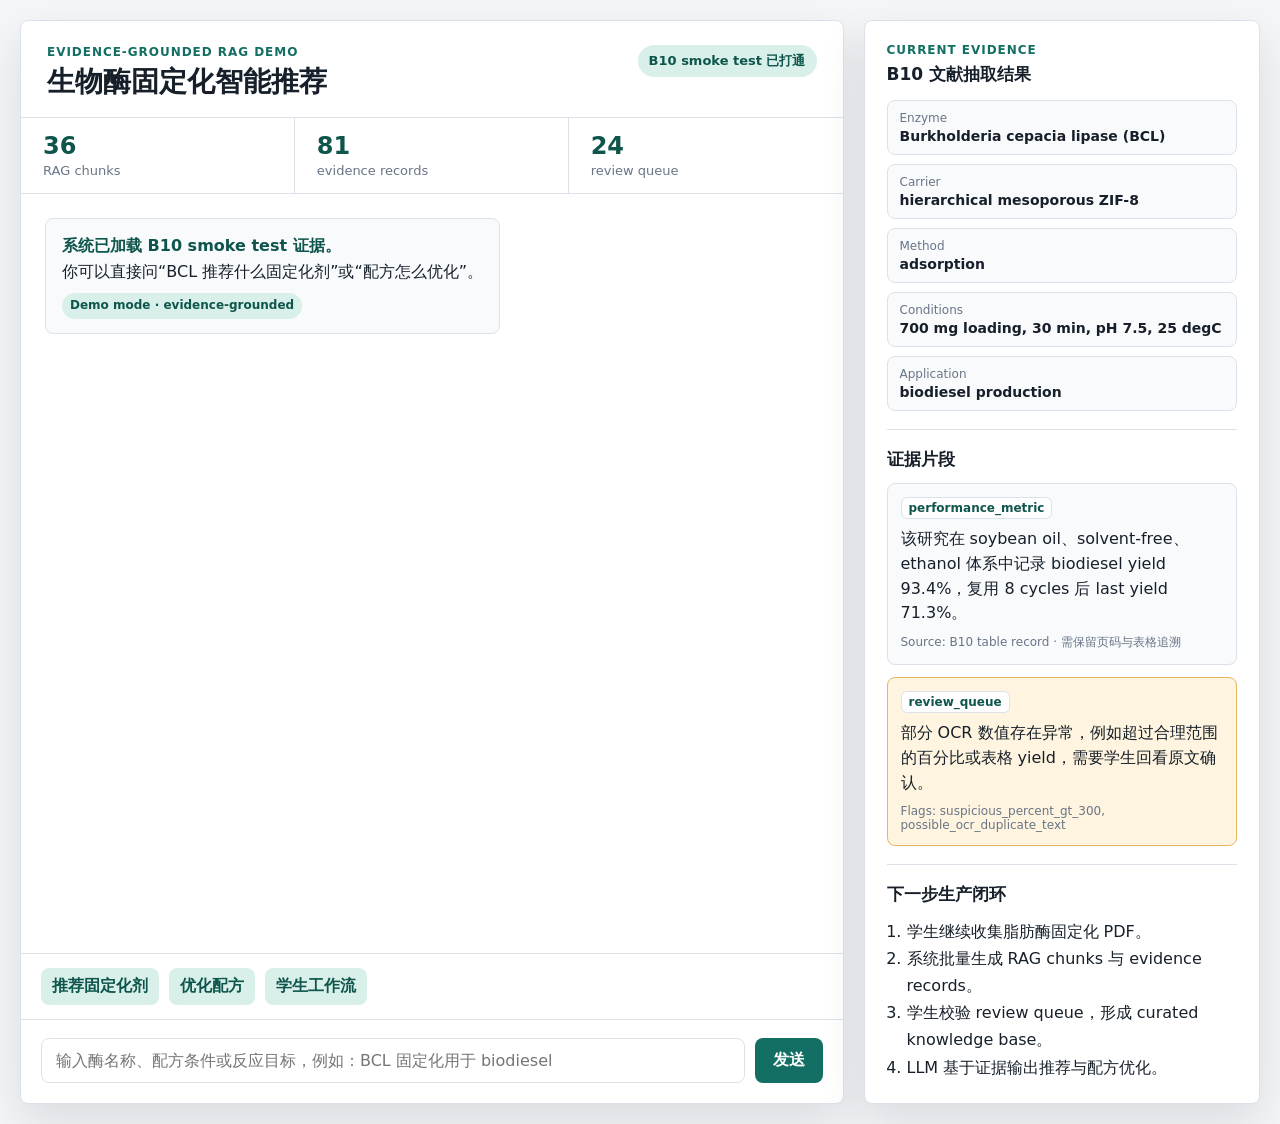
<file: demo/leader_chat/index.html>
<!doctype html>
<html lang="zh-CN">
  <head>
    <meta charset="utf-8" />
    <meta name="viewport" content="width=device-width, initial-scale=1" />
    <title>生物酶固定化推荐 MVP Demo</title>
    <link rel="stylesheet" href="styles.css" />
  </head>
  <body>
    <main class="app-shell">
      <section class="chat-panel">
        <header class="topbar">
          <div>
            <p class="eyebrow">Evidence-grounded RAG Demo</p>
            <h1>生物酶固定化智能推荐</h1>
          </div>
          <span class="status-pill">B10 smoke test 已打通</span>
        </header>

        <div class="summary-grid" aria-label="pipeline stats">
          <div>
            <strong>36</strong>
            <span>RAG chunks</span>
          </div>
          <div>
            <strong>81</strong>
            <span>evidence records</span>
          </div>
          <div>
            <strong>24</strong>
            <span>review queue</span>
          </div>
        </div>

        <section id="messages" class="messages" aria-live="polite"></section>

        <div class="quick-actions">
          <button data-prompt="Burkholderia cepacia lipase 推荐什么固定化剂？">推荐固定化剂</button>
          <button data-prompt="如果我的配方是 pH 7.0，25 摄氏度，想提高 biodiesel yield，怎么优化？">优化配方</button>
          <button data-prompt="学生后续需要在 review queue 里做什么？">学生工作流</button>
        </div>

        <form id="chat-form" class="composer">
          <input
            id="user-input"
            name="message"
            autocomplete="off"
            placeholder="输入酶名称、配方条件或反应目标，例如：BCL 固定化用于 biodiesel"
          />
          <button type="submit">发送</button>
        </form>
      </section>

      <aside class="evidence-panel">
        <section class="panel-section">
          <p class="eyebrow">Current Evidence</p>
          <h2>B10 文献抽取结果</h2>
          <div class="fact-list">
            <div><span>Enzyme</span><strong>Burkholderia cepacia lipase (BCL)</strong></div>
            <div><span>Carrier</span><strong>hierarchical mesoporous ZIF-8</strong></div>
            <div><span>Method</span><strong>adsorption</strong></div>
            <div><span>Conditions</span><strong>700 mg loading, 30 min, pH 7.5, 25 degC</strong></div>
            <div><span>Application</span><strong>biodiesel production</strong></div>
          </div>
        </section>

        <section class="panel-section">
          <h2>证据片段</h2>
          <article class="evidence-card">
            <span class="tag">performance_metric</span>
            <p>该研究在 soybean oil、solvent-free、ethanol 体系中记录 biodiesel yield 93.4%，复用 8 cycles 后 last yield 71.3%。</p>
            <footer>Source: B10 table record · 需保留页码与表格追溯</footer>
          </article>
          <article class="evidence-card warning">
            <span class="tag">review_queue</span>
            <p>部分 OCR 数值存在异常，例如超过合理范围的百分比或表格 yield，需要学生回看原文确认。</p>
            <footer>Flags: suspicious_percent_gt_300, possible_ocr_duplicate_text</footer>
          </article>
        </section>

        <section class="panel-section">
          <h2>下一步生产闭环</h2>
          <ol class="workflow">
            <li>学生继续收集脂肪酶固定化 PDF。</li>
            <li>系统批量生成 RAG chunks 与 evidence records。</li>
            <li>学生校验 review queue，形成 curated knowledge base。</li>
            <li>LLM 基于证据输出推荐与配方优化。</li>
          </ol>
        </section>
      </aside>
    </main>

    <script src="app.js"></script>
  </body>
</html>
</file>
<file: demo/leader_chat/styles.css>
:root {
  color-scheme: light;
  --bg: #f4f6f8;
  --panel: #ffffff;
  --panel-soft: #f8fafc;
  --text: #17202a;
  --muted: #687586;
  --line: #dbe2ea;
  --primary: #136f63;
  --primary-dark: #0e554c;
  --accent: #d9f0ea;
  --warning: #fff4df;
  --warning-line: #e5b65f;
  --shadow: 0 18px 45px rgba(27, 40, 54, 0.12);
  font-family:
    Inter, ui-sans-serif, system-ui, -apple-system, BlinkMacSystemFont, "Segoe UI",
    "PingFang SC", "Hiragino Sans GB", "Microsoft YaHei", sans-serif;
}

* {
  box-sizing: border-box;
}

body {
  margin: 0;
  min-height: 100vh;
  background: var(--bg);
  color: var(--text);
}

button,
input {
  font: inherit;
}

.app-shell {
  display: grid;
  grid-template-columns: minmax(0, 1.35fr) minmax(360px, 0.65fr);
  gap: 20px;
  min-height: 100vh;
  padding: 20px;
}

.chat-panel,
.evidence-panel {
  background: var(--panel);
  border: 1px solid var(--line);
  border-radius: 8px;
  box-shadow: var(--shadow);
}

.chat-panel {
  display: flex;
  flex-direction: column;
  min-height: calc(100vh - 40px);
  overflow: hidden;
}

.topbar {
  display: flex;
  align-items: flex-start;
  justify-content: space-between;
  gap: 16px;
  padding: 24px 26px 18px;
  border-bottom: 1px solid var(--line);
}

.eyebrow {
  margin: 0 0 6px;
  color: var(--primary);
  font-size: 12px;
  font-weight: 700;
  letter-spacing: 0.08em;
  text-transform: uppercase;
}

h1,
h2 {
  margin: 0;
  letter-spacing: 0;
}

h1 {
  font-size: 28px;
  line-height: 1.2;
}

h2 {
  font-size: 17px;
}

.status-pill {
  flex: 0 0 auto;
  padding: 7px 11px;
  border-radius: 999px;
  background: var(--accent);
  color: var(--primary-dark);
  font-size: 13px;
  font-weight: 700;
  white-space: nowrap;
}

.summary-grid {
  display: grid;
  grid-template-columns: repeat(3, 1fr);
  border-bottom: 1px solid var(--line);
}

.summary-grid div {
  padding: 14px 22px;
  border-right: 1px solid var(--line);
}

.summary-grid div:last-child {
  border-right: none;
}

.summary-grid strong {
  display: block;
  font-size: 24px;
  color: var(--primary-dark);
}

.summary-grid span {
  color: var(--muted);
  font-size: 13px;
}

.messages {
  flex: 1;
  display: flex;
  flex-direction: column;
  gap: 14px;
  padding: 24px;
  overflow-y: auto;
  background: linear-gradient(#fff, #fff), var(--panel-soft);
}

.message {
  max-width: 78%;
  padding: 14px 16px;
  border-radius: 8px;
  line-height: 1.65;
}

.message.user {
  align-self: flex-end;
  background: var(--primary);
  color: white;
}

.message.assistant {
  align-self: flex-start;
  background: var(--panel-soft);
  border: 1px solid var(--line);
}

.message.assistant strong {
  color: var(--primary-dark);
}

.citation {
  display: inline-flex;
  margin-top: 8px;
  padding: 3px 8px;
  border-radius: 999px;
  background: var(--accent);
  color: var(--primary-dark);
  font-size: 12px;
  font-weight: 700;
}

.quick-actions {
  display: flex;
  flex-wrap: wrap;
  gap: 10px;
  padding: 14px 20px;
  border-top: 1px solid var(--line);
}

.quick-actions button,
.composer button {
  border: none;
  border-radius: 8px;
  cursor: pointer;
  font-weight: 700;
}

.quick-actions button {
  padding: 8px 11px;
  background: var(--accent);
  color: var(--primary-dark);
}

.composer {
  display: grid;
  grid-template-columns: minmax(0, 1fr) auto;
  gap: 10px;
  padding: 18px 20px 20px;
  border-top: 1px solid var(--line);
}

.composer input {
  min-width: 0;
  padding: 12px 14px;
  border: 1px solid var(--line);
  border-radius: 8px;
  outline: none;
}

.composer input:focus {
  border-color: var(--primary);
  box-shadow: 0 0 0 3px rgba(19, 111, 99, 0.12);
}

.composer button {
  padding: 0 18px;
  background: var(--primary);
  color: white;
}

.evidence-panel {
  display: flex;
  flex-direction: column;
  gap: 18px;
  padding: 22px;
  min-height: calc(100vh - 40px);
  overflow-y: auto;
}

.panel-section {
  padding-bottom: 18px;
  border-bottom: 1px solid var(--line);
}

.panel-section:last-child {
  border-bottom: none;
  padding-bottom: 0;
}

.fact-list {
  display: grid;
  gap: 9px;
  margin-top: 14px;
}

.fact-list div {
  padding: 10px 12px;
  border: 1px solid var(--line);
  border-radius: 8px;
  background: var(--panel-soft);
}

.fact-list span {
  display: block;
  color: var(--muted);
  font-size: 12px;
}

.fact-list strong {
  display: block;
  margin-top: 3px;
  font-size: 14px;
}

.evidence-card {
  margin-top: 12px;
  padding: 13px;
  border: 1px solid var(--line);
  border-radius: 8px;
  background: var(--panel-soft);
}

.evidence-card.warning {
  border-color: var(--warning-line);
  background: var(--warning);
}

.evidence-card p {
  margin: 8px 0;
  line-height: 1.55;
}

.evidence-card footer {
  color: var(--muted);
  font-size: 12px;
}

.tag {
  display: inline-flex;
  padding: 3px 7px;
  border-radius: 6px;
  background: white;
  color: var(--primary-dark);
  border: 1px solid var(--line);
  font-size: 12px;
  font-weight: 700;
}

.workflow {
  margin: 12px 0 0;
  padding-left: 20px;
  color: var(--text);
  line-height: 1.7;
}

@media (max-width: 980px) {
  .app-shell {
    grid-template-columns: 1fr;
  }

  .chat-panel,
  .evidence-panel {
    min-height: auto;
  }
}

@media (max-width: 620px) {
  .app-shell {
    padding: 10px;
  }

  .topbar {
    flex-direction: column;
  }

  .summary-grid {
    grid-template-columns: 1fr;
  }

  .summary-grid div {
    border-right: none;
    border-bottom: 1px solid var(--line);
  }

  .message {
    max-width: 100%;
  }

  .composer {
    grid-template-columns: 1fr;
  }

  .composer button {
    min-height: 42px;
  }
}
</file>
